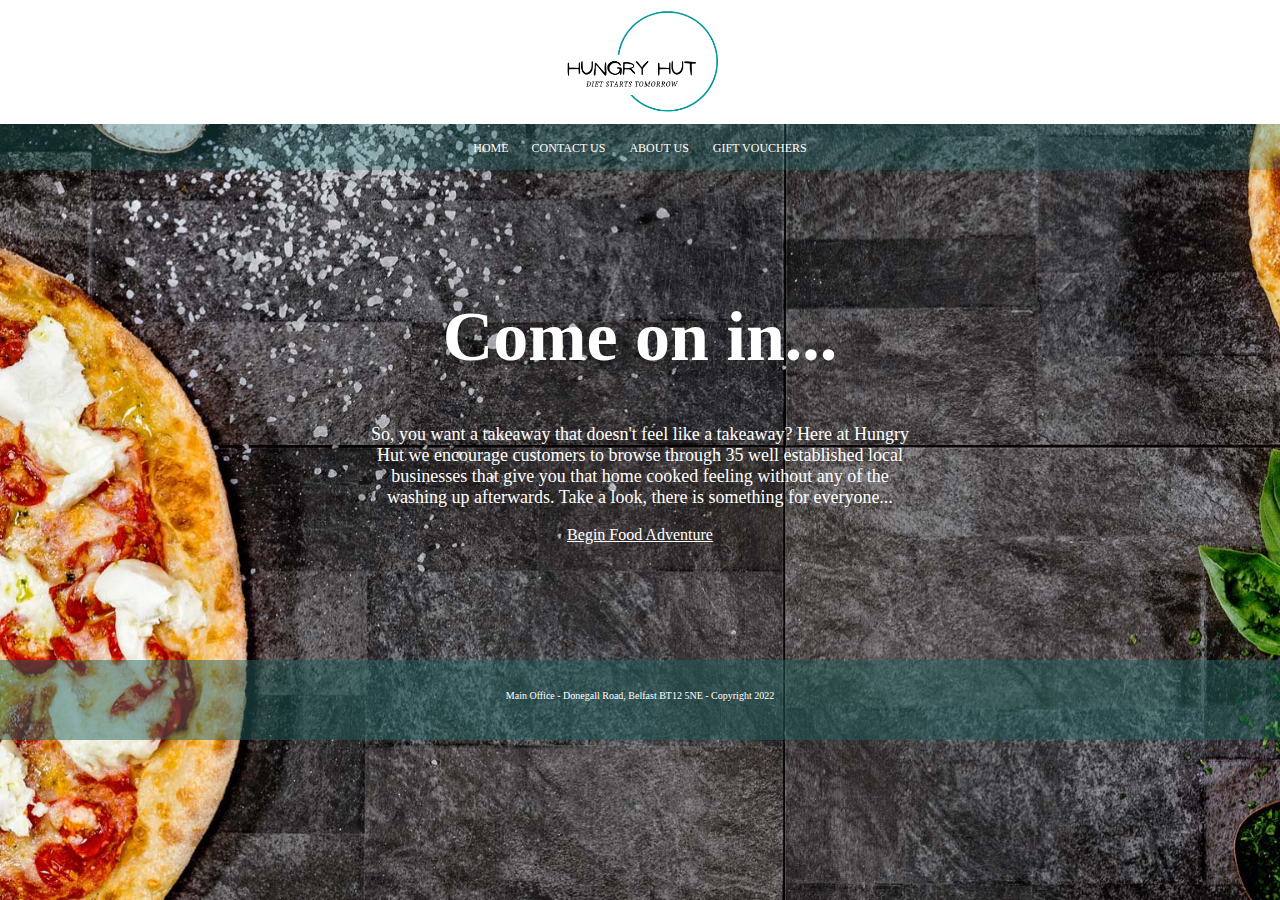
<file: index.html>
<!DOCTYPE html>
<html lang="en">
<head>
    <meta charset="UTF-8">
    <meta http-equiv="X-UA-Compatible" content="IE=edge">
    <meta name="viewport" content="width=device-width, initial-scale=1.0">
    <title> The Hungry Hut </title>
    <link rel="stylesheet" href="style.css"> 
</head>
<body>
    
    
    
    <header> 
        <img src="images/Hungry Hut.png"
        height="120"
        
    >

    </header>

    <nav>
        <a href="#">HOME </a>
        <a href="mailto:morganmcg98@gmail.com?Subject=General Enquiry" target="_blank">CONTACT US</a>
        <a href="#">ABOUT US</a>
        <a href="#">GIFT VOUCHERS</a>

    </nav>

    <div class="container">
        <main>
            <h1> Come on in...   </h1>
            <p> So, you want a takeaway that doesn't feel like a takeaway?
                Here at Hungry Hut we encourage customers to browse through 35 well established
                local businesses that give you that home cooked feeling without
                any of the washing up afterwards. Take a look, there is 
                something for everyone...</p>
                <a href="https://www.deliveroo.co.uk/" target="_blank">
                    Begin Food Adventure</a>
        </main>
    </div>

    <footer>
        <p> Main Office - Donegall Road, Belfast BT12 5NE - Copyright 2022 </p>
    </footer>

</body>
</html>
</file>
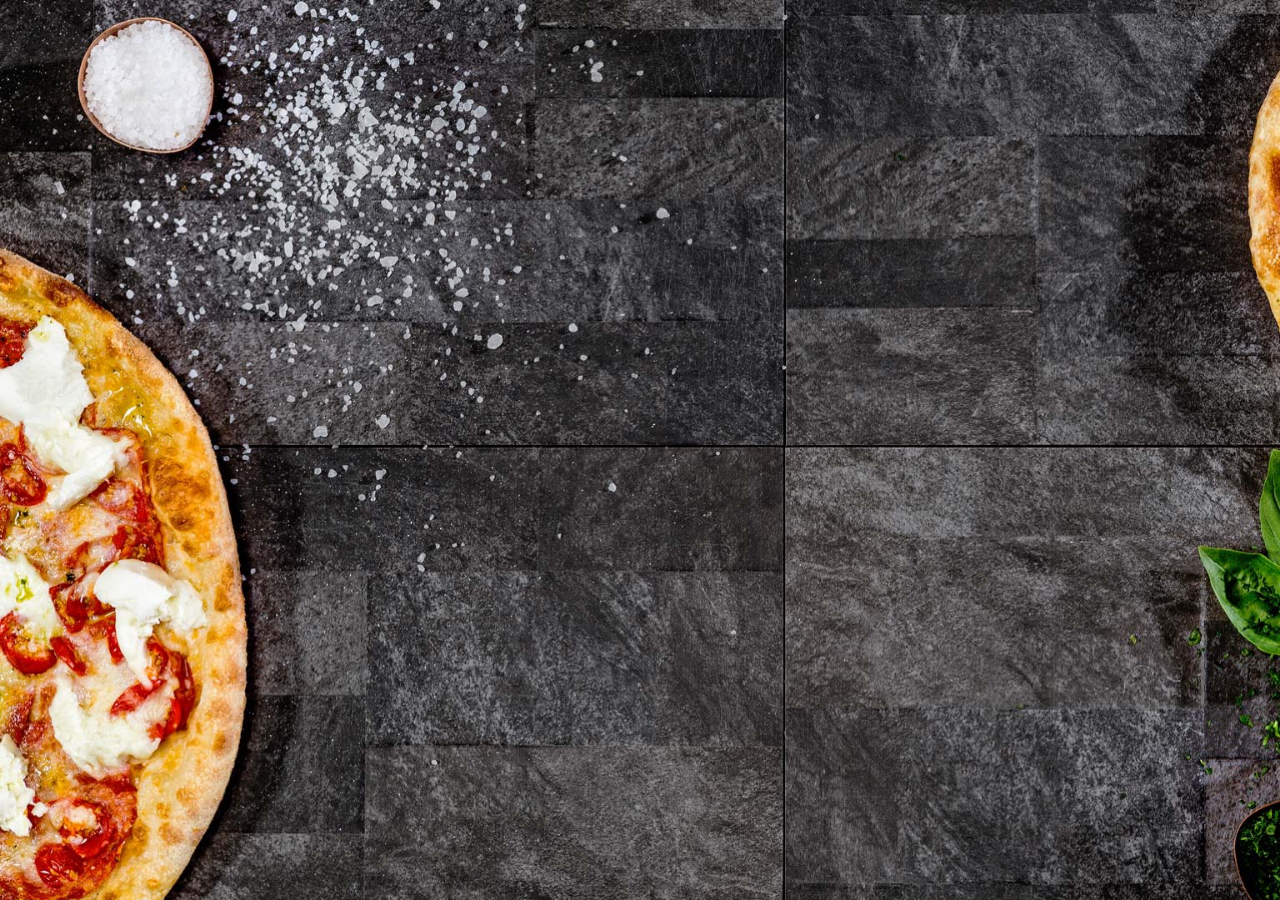
<file: aboutus.html>
<!DOCTYPE html>
<html lang="en">
<head>
    <meta charset="UTF-8">
    <meta http-equiv="X-UA-Compatible" content="IE=edge">
    <meta name="viewport" content="width=device-width, initial-scale=1.0">
    <title> The Hungry Hut </title>
    <link rel="stylesheet" href="style.css"> 
</head>
<body>
    
</body>
</html>
</file>
<file: style.css>
html {
    height: 100%;
}

body {
    width: 100%;
    margin: 0% auto;
    padding: 0%;
    background-color: gray;
    background-image: url(images/background.jpg);
    background-size: cover;
    background-repeat: no-repeat;
    min-height: 100vh;

}
#main_content {
    margin: 5px 10%; 
}

.container {

    margin-left: auto;
    margin-right: auto;
    width: 1024px;
}

header {

    background-color: white;
    
    height: 100%;
    text-align: center;
    text-size-adjust: large;
    
}

nav {

    background-color: rgba(33, 123, 123, 0.3);
    text-align: center;
    padding-top: 14px;
    padding-bottom: 14px;

}

main {

    height: 400px;
    text-align: center;
    padding-top: 80px;
    padding-left: 240px;
    padding-right: 240px;

}

footer {

    background-color: rgba(32, 96, 93, 0.503);
    height: 80px;
    

}

h1 {
font-size: 70px;
font-family: cambria; 
color: white;

}

p {
font-size: 18px;
color: white;
font-family: Cambria;


}
a {
color: white;

}

nav a { 
text-decoration: none;
font-size: 12px;
padding-left: 10px;
padding-right: 10px;


}

footer p {

    text-decoration: none;
    font-size: 10px;
    text-align: center;
    padding-top: 30px;
    padding-bottom: 30px;
}
</file>
